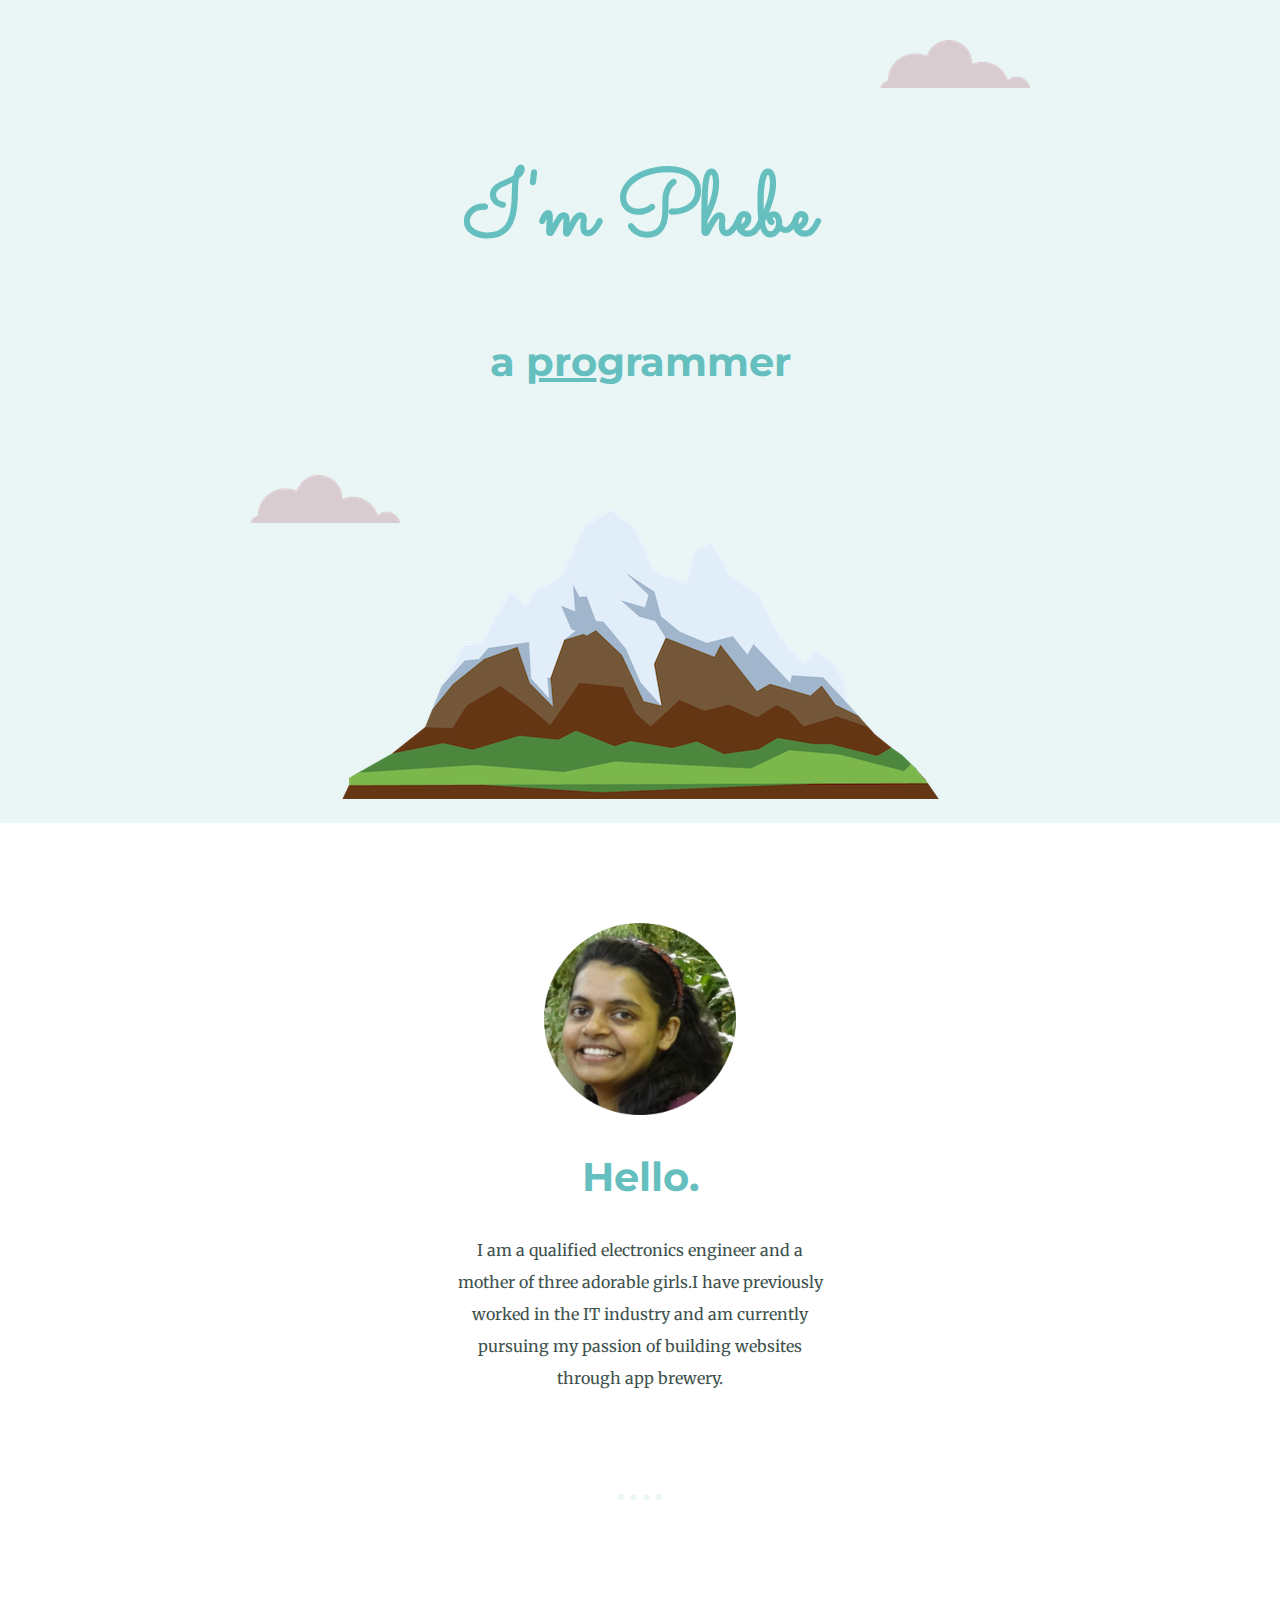
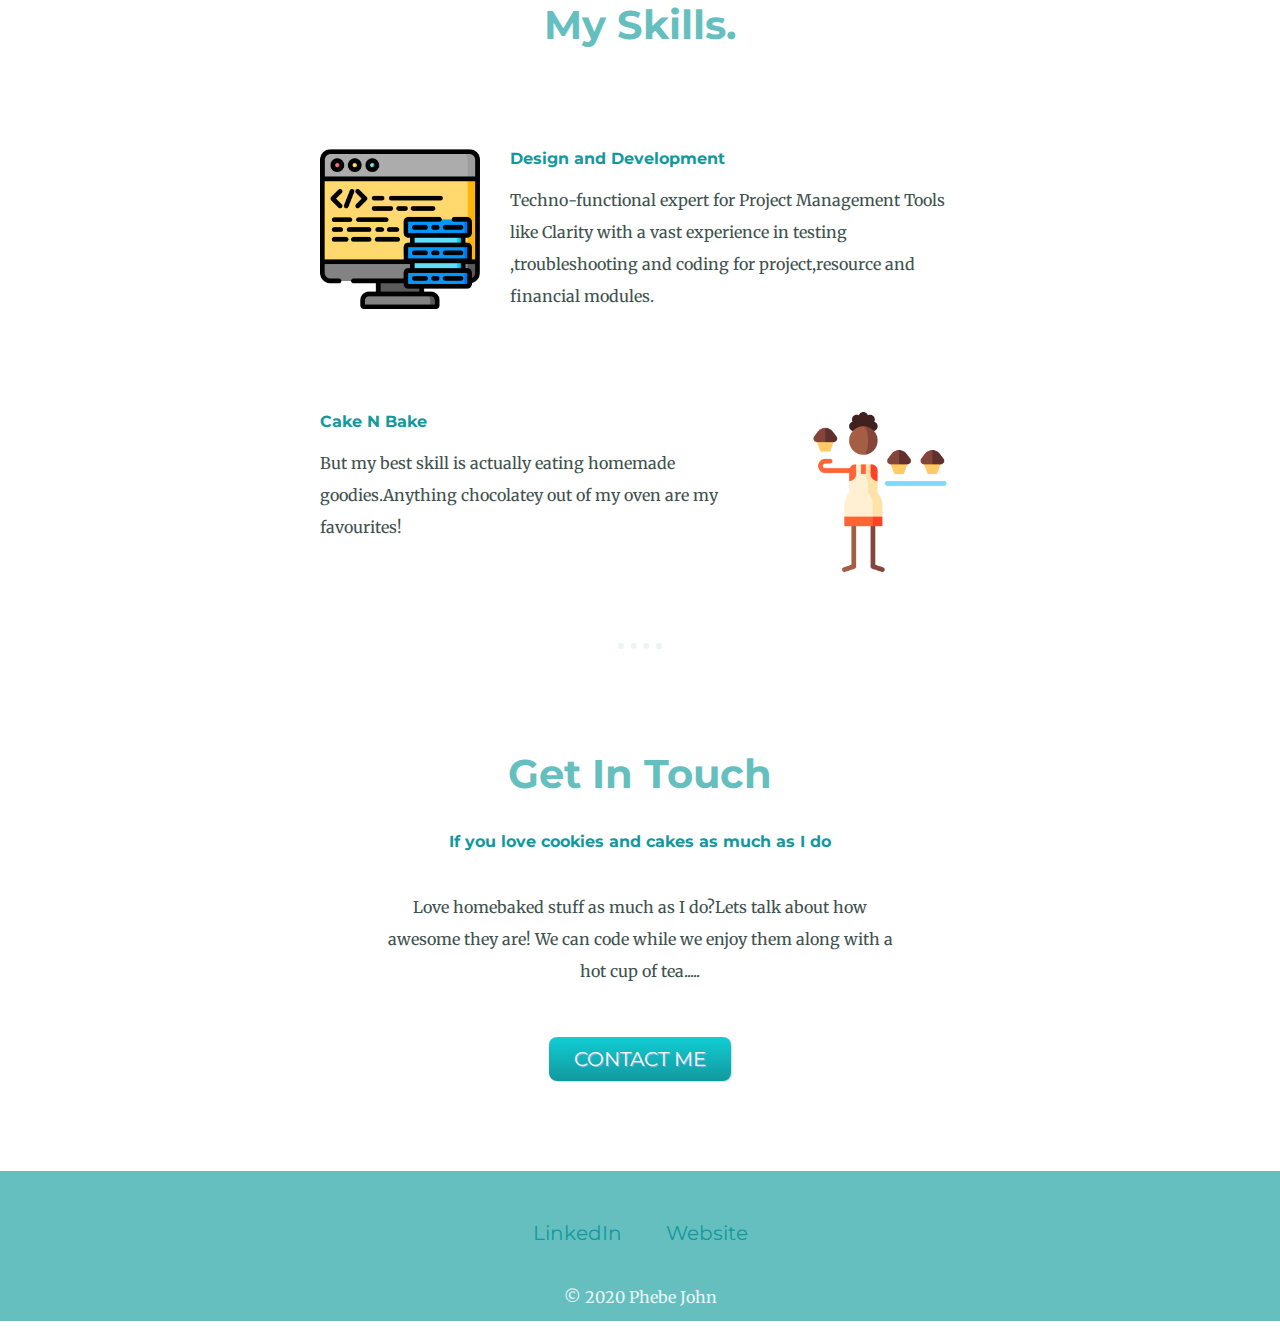
<file: index.html>
<!DOCTYPE html>
<html lang="en">
<head>
  <meta charset="UTF-8">
  <meta name="viewport" content="width=device-width, initial-scale=1.0">
  <meta http-equiv="X-UA-Compatible" content="ie=edge">
  <title> Phebe John</title>
    <link rel="icon"  href="images/favicon.ico">
  <link rel="stylesheet" href="CSS/styles.css">
  <link href="https://fonts.googleapis.com/css?family=Merriweather|Montserrat|Sacramento&display=swap" rel="stylesheet">
</head>
<body>

  <div class="top-container">

      <img class="cloud1" src="images/cloud.png" alt="cloud-img">


  <h1>I'm Phebe</h1>
  <p class="proheader"> a <span class="pro">pro</span>grammer</p></p>
  <img class="cloud2" src="images/cloud.png" alt="cloud-img">
  <img src="images/mountain.png" alt="mountain-img">
  </div>

  <div class="middle-container">
    <div class="profile">
      <img class="profpic" src="images/phebe.png" alt="">
      <h2>Hello.</h2>
      <p>I am a qualified electronics engineer and a mother of three adorable girls.I have previously worked in the IT industry and am currently pursuing my passion of building websites through app brewery.</p>
    </div>
    <hr>
    <div class="skills">
      <h2>My Skills.</h2>
      <div class="skill-row">
        <img class="pic1" src="images/skill1.png" alt="">
        <h3>Design and Development
</h3>
        <p >Techno-functional expert for Project Management Tools like Clarity with a vast experience in testing ,troubleshooting and coding for project,resource and financial modules.</p>
      </div>
      <div class="skill-row">
        <img class="pic2" src="images/cake.png" alt="">
        <h3>Cake N Bake</h3>
        <p>But my best skill is actually eating homemade goodies.Anything chocolatey out of my oven are my favourites!</p>
      </div>
    </div>
    <hr>
    <div class="contact-me">
      <h2>Get In Touch</h2>
      <h3>If you love cookies and cakes as much as I do</h3>

      <p class="endline">Love homebaked stuff as much as I do?Lets talk about how awesome they are!
        We can code while we enjoy them along with a hot cup of tea.....</p>
      <a class="btn" href="phebsjohn@gmail.com">CONTACT ME</a>
    </div>
  </div>


  <div class="bottom-container">
    <a class="footer-link1" href="https://www.linkedin.com/in/phebe-benson-varghese-105a2b46/">LinkedIn</a>
    <a class="footer-link2" href="https://phebejohn.github.io/cv/">Website</a>
    <p class="copyrght">© 2020 Phebe John</p>
  </div>
</file>
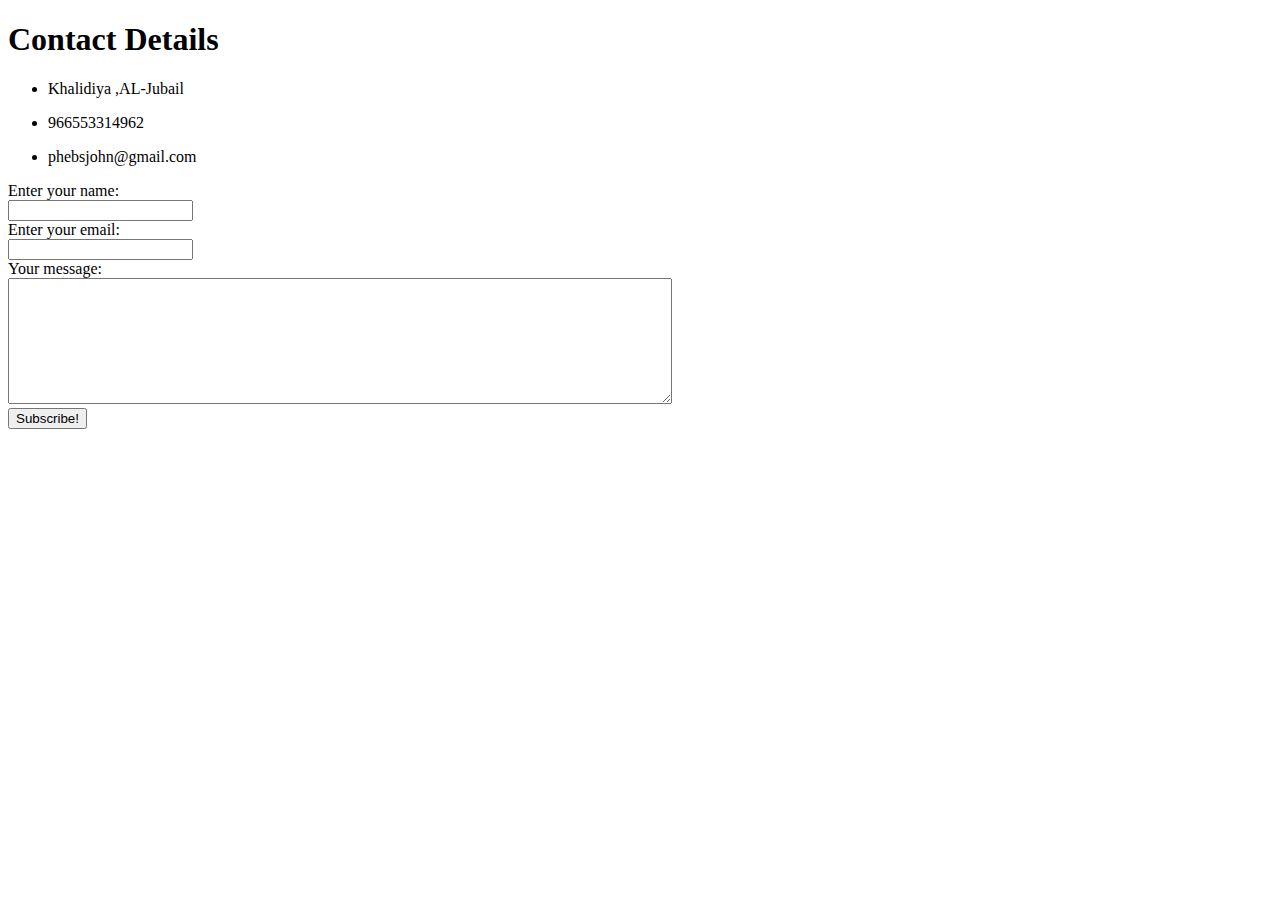
<file: contact.html>
<!DOCTYPE html>
<html lang="en">

<head>
  <meta charset="UTF-8">
  <meta name="viewport" content="width=device-width, initial-scale=1.0">
  <meta http-equiv="X-UA-Compatible" content="ie=edge">
  <title>Contact Me</title>
</head>

<body>
  <h1>Contact Details</h1>
  <ul>
    <li>
      <p>Khalidiya ,AL-Jubail</p>
    </li>
    <li>
      <p>966553314962</p>
    </li>
    <li>
      <p>phebsjohn@gmail.com</p>
    </li>
  </ul>
  <form action="mailto:phebsjohn@gmail.com" method="post" enctype="text/plain">

      <label>Enter your name: </label><br>
      <input type="text" name="Yourname" id="name" required><br>


      <label>Enter your email: </label><br>
      <input type="email" name="Youremail" id="email" required><br>

    <label>Your message:</label><br>
    <textarea name="Yourmessage" rows="8" cols="80"></textarea><br>

      <input type="submit" value="Subscribe!">

  </form>
</body>

</html>
</file>
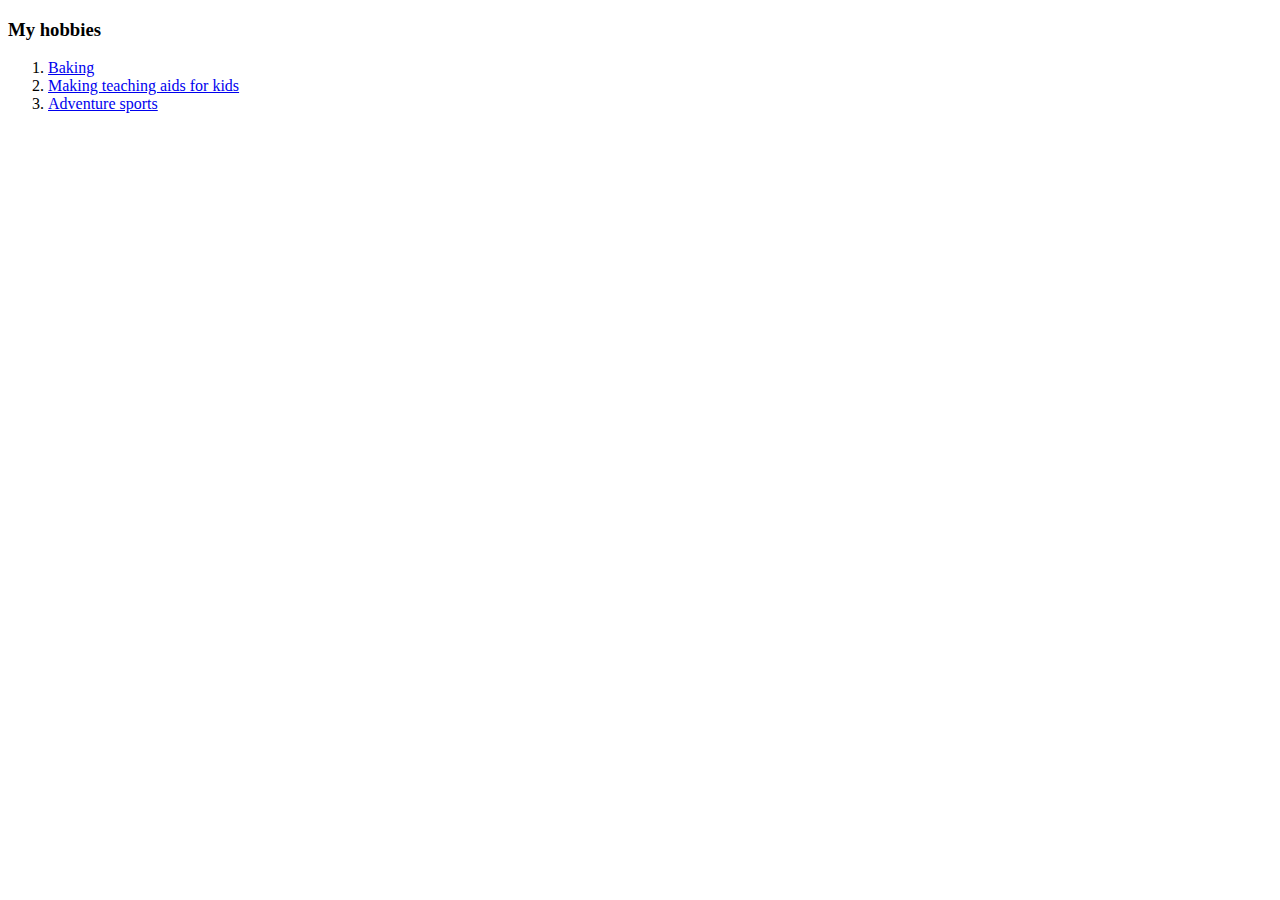
<file: hobbies.html>
<!DOCTYPE html>
<html lang="en">

<head>
  <meta charset="UTF-8">
  <meta name="viewport" content="width=device-width, initial-scale=1.0">
  <meta http-equiv="X-UA-Compatible" content="ie=edge">
</head>

<body>


  <h3>My hobbies</h3>
  <ol>
    <li><a href="images/cake.png">Baking</a></li>
    <li><a href="images/crafts.png">Making teaching aids for kids</a> </li>
    <li><a href="images/sport.png">Adventure sports</a></li>
  </ol>
</body>

</html>
</file>
<file: CSS/styles.css>
body
{
  margin:0;
text-align: center;
background-color: white;
font-family:'Merriweather', serif;
color: #40514E;
}

/*margin: 0 auto 0 auto; OR margin:0 auto;  when the width is specified then use margin auto ,when width is not specified use text-align:centre */
.top-container{
position: relative;
padding-top: 100px;
padding-bottom: 20px;
background-color:#EAF6F6;
}


.cloud1{
position:absolute;
right:250px;
top:40px;}
.cloud2{
position: absolute;
left: 250px;
bottom:300px;
}
.proheader{
color: #66BFBF;

}
h1{
  margin:50px auto 0 auto;
  font-size:5.625rem;
  color: #66BFBF;
  font-family: 'Sacramento', cursive;
}

.proheader
{
  font-weight:bold;
    font-size:2.5rem;
    color: #66BFBF;
  font-family: 'Montserrat', sans-serif;}
h2{
  font-weight: bold;
    font-size:2.5rem;
    color: #66BFBF;
  font-family: 'Montserrat', sans-serif;
padding-bottom: :10px;
}
h3{color:#11999E;
  margin-top:0;
  font-size: 1rem;
  font-family: 'Montserrat', sans-serif;}


  .btn {

  font-family: 'Montserrat', sans-serif;
  color: #FFFFFF !important;
  font-size: 20px;
  text-shadow: 1px 1px 0px #7CACDE;
  box-shadow: 1px 1px 1px #BEE2F9;
  padding: 10px 25px;
  -moz-border-radius: 8px;
  -webkit-border-radius: 8px;
  border-radius: 8px;
  background: #63B8EE;
  background: linear-gradient(top,  #11CDD4,  #11999E);
  background: -ms-linear-gradient(top,  #11CDD4,  #11999E);
  background: -webkit-gradient(linear, left top, left bottom, from(#11CDD4), to(#11999E));
  background: -moz-linear-gradient(top,  #11CDD4,  #11999E);
}
.btn:hover {
  color: #14396A !important;
  background: #468CCF;
  background: linear-gradient(top,  #30E3CB,  #2BC4AD);
  background: -ms-linear-gradient(top,  #30E3CB,  #2BC4AD);
  background: -webkit-gradient(linear, left top, left bottom, from(#30E3CB), to(#2BC4AD));
  background: -moz-linear-gradient(top,  #30E3CB,  #2BC4AD);
}





a{
  font-family: 'Montserrat', sans-serif;
  font-size: 20px;
  color: #11999E;
  margin:10px 20px;
  text-decoration: none;

}
a:hover{color:#EAF6F6;}
.middle-container{
  margin:100px 0;
  margin-bottom: 100px;

}
.bottom-container{

  position: relative;
  padding-top: 50px;
  padding-bottom: 50px;
  background-color:#66BFBF;
margin-top:50px;
color:white;
height:50px;
}
.copyrght{font-size:0.75 rem;
  color:#EAF6F6;
  padding:20px 0;
}
.pic1
{
  width:25%;
  float: left;
  margin-right:30px;

}
.pic2
{
  width:25%;
  float: right;
  margin-left:30px;

}


.pro{text-decoration: underline;}
.skill-row
{
 margin: 100px auto 100px auto ;
 text-align: left;
 width: 50%;

}


hr {
  border-style: none;
  border-top-style: dotted ;
  border-top-color: #EAF6F6;
  border-top-width: 6px;
  width:3.5%;
margin:100px auto;}

p{line-height: 2;}
.endline{width:40%;
margin: 40px auto 60px;}

.profpic{

 margin-left: auto;
 margin-right: auto;
 width: 50%;
}
.profile{width:30%;

  margin: auto;

-
padding-bottom: 20px;}

/*.skill1-desc{clear:left;}
.skill2-desc{clear:right;}
</file>
